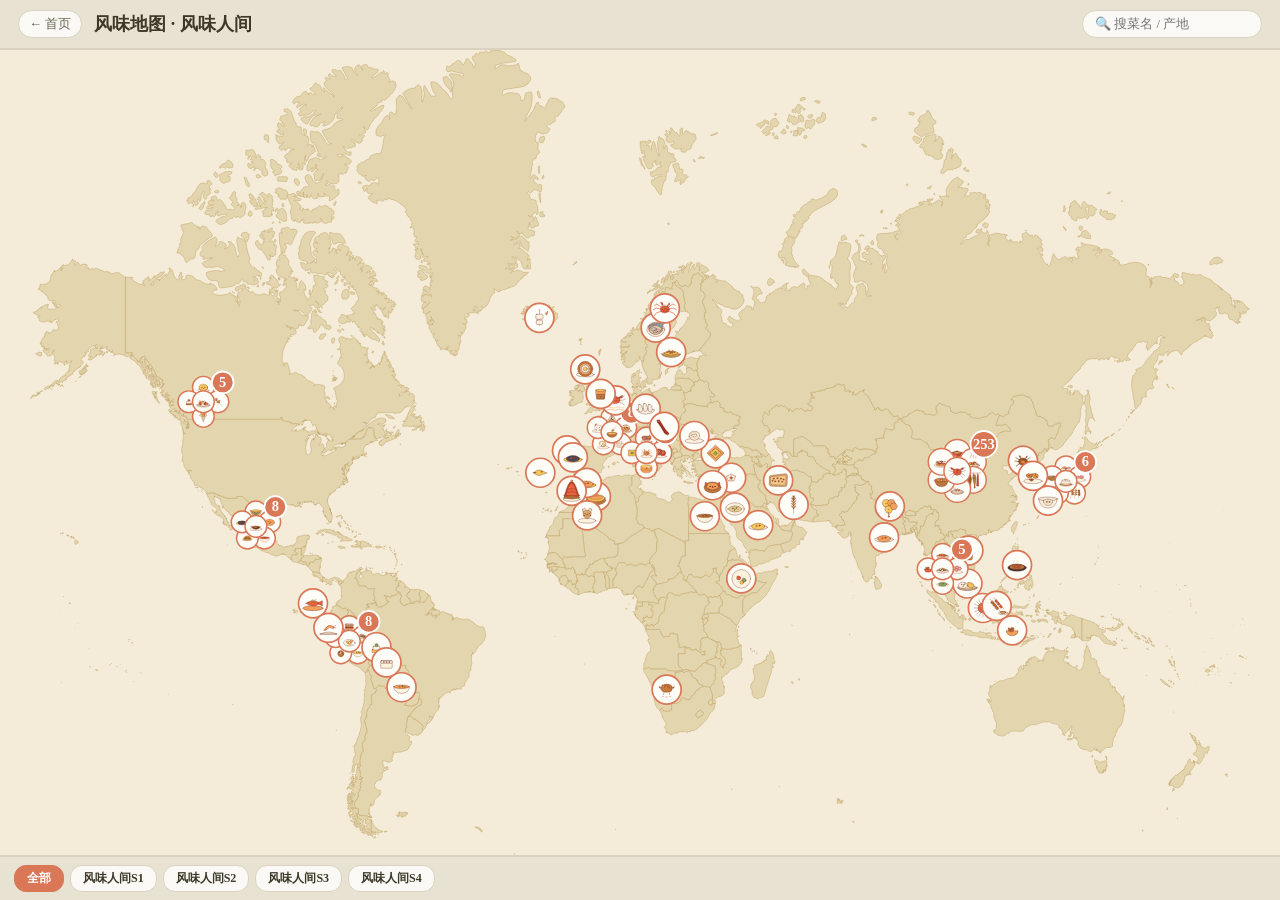
<file: fengwei.html>
<!DOCTYPE html><html lang="zh"><head><meta charset="utf-8">
<meta name="viewport" content="width=device-width,initial-scale=1">
<title>风味地图 · 风味人间</title><link rel="stylesheet" href="styles.css"></head>
<body>
<header>
  <a id="home" href="./index.html" title="返回首页">← 首页</a>
  <h1>风味地图 · 风味人间</h1>
  <button id="back" hidden>← 返回世界</button>
  <div id="search"><input id="searchbox" type="search" placeholder="🔍 搜菜名 / 产地" aria-label="搜索菜名或产地" autocomplete="off"></div>
  <label id="minortoggle" hidden title="纪录片里一闪而过的小食/拼盘菜，默认隐藏以减少拥挤">
    <input type="checkbox" id="minorchk"> 显示短暂出现的食物
  </label>
</header>
<div id="searchpanel" hidden>
  <div id="searchchips"></div>
  <div id="searchcount" hidden></div>
  <ul id="searchresults"></ul>
  <div id="searchempty" hidden>没有匹配的美食</div>
</div>
<main id="stage">
  <svg id="map" viewBox="0 0 1000 500" preserveAspectRatio="xMidYMid meet"></svg>
  <div id="conn-label" hidden></div>
  <div id="maploading"><div class="spin"></div><div>正在加载风味地图…</div></div>
</main>
<nav id="mapnav"></nav>
<aside id="panel" hidden></aside>
<div id="connmodal" hidden></div>
<div id="seasoncard" hidden></div>
<div id="fulltext" hidden></div>
<script type="module">
  import { init, renderWorld, renderConnections, getEpisodes, setScope, setShowMinor, onReady, getAllDishes, focusDish } from './src/map.js';
  import { openPanel, bindFulltext, openConnModal, openSeasonCard } from './src/panel.js';
  import { openFulltext } from './src/fulltext.js';
  import { initSearch } from './src/search.js';
  init(openPanel, openConnModal);
  bindFulltext(openFulltext);
  // 搜索跳转会内部取消季/集筛选，故先把底部导航复位成「全部」，避免高亮失同步。
  onReady(()=> initSearch(getAllDishes(), id=>{ resetNavToAll(); focusDish(id); }));
  document.getElementById('minorchk').addEventListener('change', e=> setShowMinor(e.target.checked));

  const mapnav = document.getElementById('mapnav');
  let row1, row2, seasonChips = [], epChips = [];

  // 底部两行「季/集」导航：第一行选季（全部/S1/S2，普通图钉地图）；
  // 第二行点「本季全部」回到该季图钉地图，点具体某集 → 进入该集「风味连接」弧线视图。
  onReady(function buildNav(){
    const eps = getEpisodes();
    const seasons = [...new Set(eps.map(e=>e.season))].sort((a,b)=>a-b);
    mapnav.innerHTML = '';
    row1 = document.createElement('div'); row1.className = 'nav-row';
    row2 = document.createElement('div'); row2.className = 'nav-row nav-row-ep';
    mapnav.append(row1, row2);
    seasonChips = [];
    const mkSeason = (label, fn)=>{
      const b = document.createElement('button'); b.textContent = label; b.className = 'season';
      b.addEventListener('click', ()=>{ seasonChips.forEach(c=>c.classList.toggle('active', c===b)); fn(); });
      seasonChips.push(b); row1.appendChild(b); return b;
    };
    const allBtn = mkSeason('全部', ()=>{ setScope(null,null); showEpisodes(null); openSeasonCard(null); });
    seasons.forEach(s=> mkSeason(`风味人间S${s}`, ()=>{ setScope(s,null); showEpisodes(s); openSeasonCard(s); }) );
    allBtn.classList.add('active');
    showEpisodes(null);
  });
  // 把底部导航复位为「全部」激活态（不触发重绘，仅同步高亮 / 收起集行与季节卡）。
  function resetNavToAll(){
    if(seasonChips.length) seasonChips.forEach((c,i)=> c.classList.toggle('active', i===0));
    showEpisodes(null);
    openSeasonCard(null);
  }
  function showEpisodes(season){
    row2.innerHTML = ''; epChips = [];
    if(season==null){ row2.hidden = true; return; }
    row2.hidden = false;
    const mkEp = (label, fn)=>{
      const b = document.createElement('button'); b.textContent = label;
      b.addEventListener('click', ()=>{ epChips.forEach(c=>c.classList.toggle('active', c===b)); fn(); });
      epChips.push(b); row2.appendChild(b); return b;
    };
    mkEp('本季全部', ()=>{ setScope(season,null); openSeasonCard(season); }).classList.add('active');
    getEpisodes().filter(e=>e.season===season).forEach(e=>{
      const b = mkEp(`${e.episode}·${e.title}`, ()=>renderConnections(season, e.episode));
      b.title = '查看本集风味连接';
      b.classList.add('ep-conn');
    });
  }
</script>
</body></html>
</file>
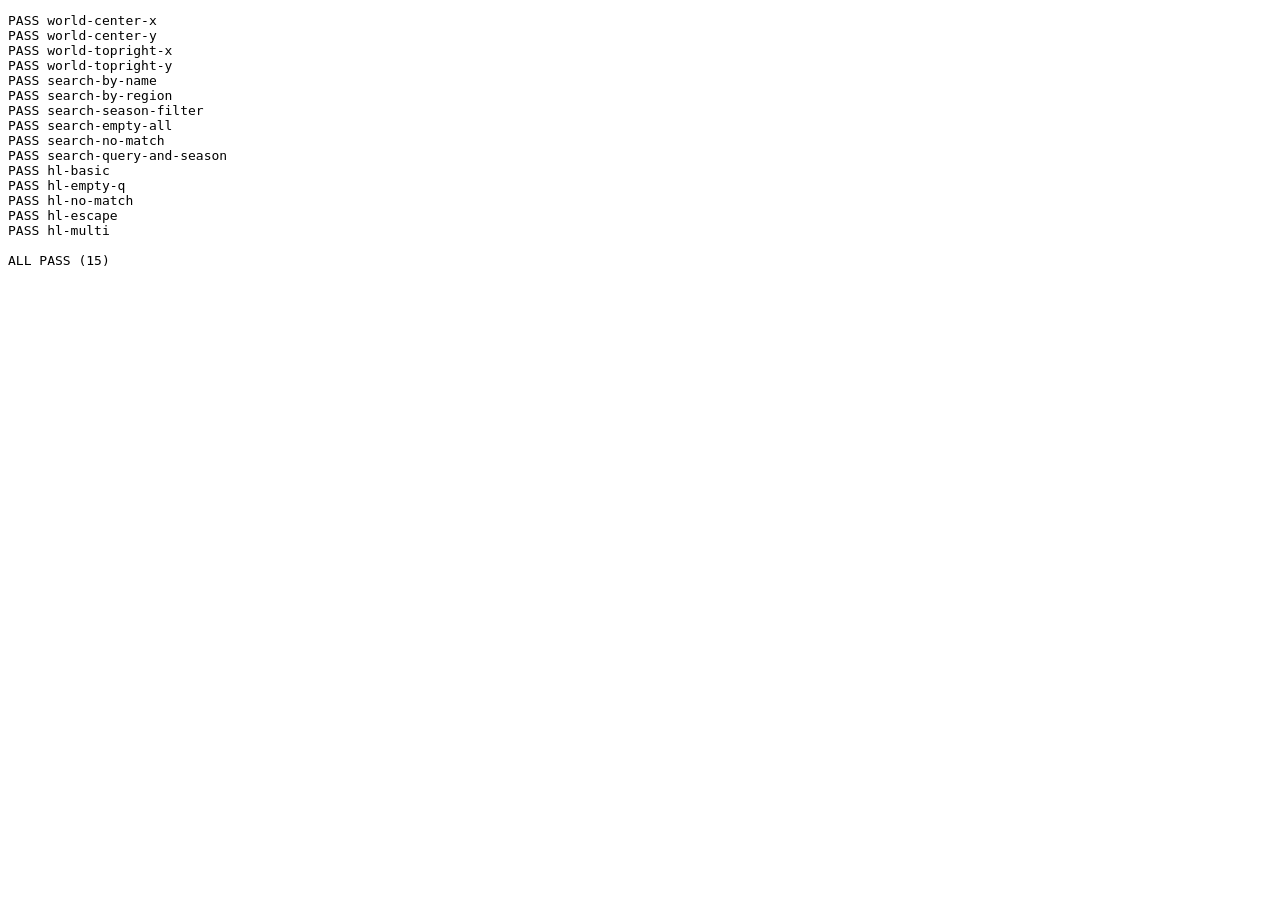
<file: tests.html>
<!DOCTYPE html><html><head><meta charset="utf-8"><title>tests</title></head>
<body><pre id="out"></pre>
<script type="module">
import { project } from './src/projection.js';
import { matchDishes, highlight } from './src/search.js';
const out = document.getElementById('out');
let pass = 0, fail = 0;
function eq(name, a, b, tol=0.5){
  if (Math.abs(a-b) <= tol){ pass++; out.textContent += `PASS ${name}\n`; }
  else { fail++; out.textContent += `FAIL ${name}: got ${a}, want ${b}\n`; }
}
function eqs(name, a, b){
  if (a === b){ pass++; out.textContent += `PASS ${name}\n`; }
  else { fail++; out.textContent += `FAIL ${name}: got ${a}, want ${b}\n`; }
}
// 世界图参数：经度[-180,180]→x[0,1000]，纬度[85,-60]→y[0,500]
const W = { lngMin:-180, lngMax:180, latTop:85, latBottom:-60, width:1000, height:500 };
let p = project(0, 12.5, W);          // 经度0→中点x=500；纬度12.5(范围中点)→y=250
eq('world-center-x', p.x, 500);
eq('world-center-y', p.y, 250);
p = project(180, 85, W);              // 右上角
eq('world-topright-x', p.x, 1000);
eq('world-topright-y', p.y, 0);

// 搜索过滤纯函数 matchDishes(dishes, query, season)
const sample=[
  {id:'a',name:'太湖大闸蟹',region:'江苏·太湖',season:1,episode:1},
  {id:'b',name:'土黄油',region:'江苏·苏州',season:1,episode:1},
  {id:'c',name:'西班牙海鲜饭',region:'西班牙',season:4,episode:2},
];
eq('search-by-name', matchDishes(sample,'大闸蟹',null).length, 1);
eq('search-by-region', matchDishes(sample,'江苏',null).length, 2);
eq('search-season-filter', matchDishes(sample,'',1).length, 2);
eq('search-empty-all', matchDishes(sample,'',null).length, 3);
eq('search-no-match', matchDishes(sample,'zzz',null).length, 0);
eq('search-query-and-season', matchDishes(sample,'海鲜',4).length, 1);

// 结果命中高亮 highlight(text, q)
eqs('hl-basic', highlight('太湖大闸蟹','大闸蟹'), '太湖<mark>大闸蟹</mark>');
eqs('hl-empty-q', highlight('土黄油',''), '土黄油');
eqs('hl-no-match', highlight('土黄油','蟹'), '土黄油');
eqs('hl-escape', highlight('a<b&c','x'), 'a&lt;b&amp;c');
eqs('hl-multi', highlight('蟹黄蟹','蟹'), '<mark>蟹</mark>黄<mark>蟹</mark>');

out.textContent += (fail===0)?`\nALL PASS (${pass})`:`\n${fail} FAILED`;
</script></body></html>
</file>
<file: styles.css>
/* Claude 暖色调：暖米纸底 + 赤陶/珊瑚橙主色 + 暖深棕文字 */
:root{
  --paper:#F0EEE6;     /* Claude 暖米纸背景 */
  --paper-2:#FAF9F5;   /* 更浅卡片底 */
  --band:#E8E2D2;      /* 顶栏/分隔暖色 */
  --line:#D9D2C0;      /* 描边/分割线 */
  --accent:#D97757;    /* Claude orange（珊瑚橙）主色 */
  --accent-2:#CC785C;  /* 赤陶（hover/次级） */
  --ink:#3D3929;       /* 暖深棕主文字 */
  --ink-soft:#6B6453;  /* 次级文字 */
}
*{box-sizing:border-box}
body{margin:0;font-family:"Noto Serif SC",serif;background:var(--paper);color:var(--ink);display:flex;flex-direction:column;height:100vh;overflow:hidden}
header{display:flex;align-items:center;gap:12px;padding:10px 18px;background:var(--band);border-bottom:2px solid var(--line);flex:0 0 auto}
header h1{font-size:18px;margin:0;color:var(--ink)}
#home{color:var(--ink-soft);text-decoration:none;font-size:13px;padding:4px 10px;border:1px solid var(--line);border-radius:14px;background:var(--paper-2)}
#home:hover{border-color:var(--accent);color:var(--accent-2)}
#back{background:var(--accent);color:#fff;border:none;border-radius:14px;padding:4px 12px;cursor:pointer}
#back:hover{background:var(--accent-2)}
#minortoggle{margin-left:auto;font-size:12px;color:var(--ink-soft);cursor:pointer;display:flex;align-items:center;gap:4px;user-select:none}
#minortoggle[hidden]{display:none}
#minortoggle input{cursor:pointer;margin:0}
#stage{flex:1 1 auto;min-height:0;width:100%;position:relative}
#maploading{position:absolute;inset:0;display:flex;flex-direction:column;gap:12px;align-items:center;justify-content:center;background:var(--paper);color:var(--ink-soft);font-size:14px;z-index:7}
#maploading[hidden]{display:none}
#maploading .spin{width:34px;height:34px;border:3px solid var(--line);border-top-color:var(--accent);border-radius:50%;animation:spin .8s linear infinite}
@keyframes spin{to{transform:rotate(360deg)}}
#map{width:100%;height:100%;display:block;background:#f4ecd8;cursor:grab;touch-action:none;transform-origin:center center}
/* 钻取(进入中国)/返回(回世界)切换动画：缩放 + 淡入淡出 */
#map.anim-leave-in{animation:swapLeaveIn .2s ease forwards}
#map.anim-enter-in{animation:swapEnterIn .3s ease}
#map.anim-leave-out{animation:swapLeaveOut .2s ease forwards}
#map.anim-enter-out{animation:swapEnterOut .3s ease}
@keyframes swapLeaveIn{to{opacity:0;transform:scale(1.12)}}
@keyframes swapEnterIn{from{opacity:0;transform:scale(.9)}to{opacity:1;transform:none}}
@keyframes swapLeaveOut{to{opacity:0;transform:scale(.9)}}
@keyframes swapEnterOut{from{opacity:0;transform:scale(1.12)}to{opacity:1;transform:none}}
.basemap path{fill:#e3d5ad;stroke:#b9985a;stroke-width:.4;stroke-linejoin:round;vector-effect:non-scaling-stroke}
.pin{cursor:pointer}
.pin:focus,.cluster:focus{outline:none}
.pin:focus-visible .pin-bg{stroke:var(--accent-2);stroke-width:3}
.cluster:focus-visible .cl-disc{stroke:var(--accent-2);stroke-width:2.6}
.pin-inner{transform:scale(var(--pscale,1));transition:transform .1s ease}
.pin:hover .pin-inner{transform:scale(calc(var(--pscale,1) * 1.5))}
.pin-bg{fill:#fffdf7;stroke:var(--accent);stroke-width:1.4}
.pin:hover .pin-bg{stroke-width:2}
.pin-img{pointer-events:none}
.cluster{cursor:pointer}
.cl-inner{transform:scale(var(--pscale,1));transition:transform .1s ease}
.cluster:hover .cl-inner{transform:scale(calc(var(--pscale,1) * 1.12))}
.cl-disc{fill:#fffdf7;stroke:var(--accent);stroke-width:1.2}
.cl-badge circle{fill:var(--accent);stroke:#fff;stroke-width:1.5}
.cl-badge text{fill:#fff;font-size:12px;font-weight:700;pointer-events:none}

/* 视图切换 / 集标签 / 风味连接 */
/* 底部两行「季/集」点击导航 */
#mapnav{display:flex;flex-direction:column;gap:6px;padding:8px 14px;background:var(--band);border-top:2px solid var(--line);flex:0 0 auto}
#mapnav[hidden]{display:none}
.nav-row{display:flex;gap:6px;align-items:center;overflow-x:auto;white-space:nowrap}
.nav-row[hidden]{display:none}
#mapnav button{flex:0 0 auto;border:1px solid var(--line);background:var(--paper-2);color:var(--ink);border-radius:12px;padding:4px 12px;cursor:pointer;font-size:12px;font-family:inherit}
#mapnav button:hover{border-color:var(--accent)}
#mapnav button.active{background:var(--accent);color:#fff;border-color:var(--accent)}
/* 第一行：季级，强调 */
.nav-row button.season{font-weight:700;font-size:13px;padding:5px 16px}
/* 第二行：集级，略小、缩进对齐 */
.nav-row-ep{padding-left:6px}
.nav-row-ep button{background:var(--paper-2);color:var(--ink-soft)}
.nav-row-ep button.active{background:var(--accent-2);color:#fff;border-color:var(--accent-2)}
/* 集级按钮加一点「连接」暗示：左侧小弧线圆点 */
.nav-row-ep button.ep-conn::before{content:"◠ ";color:var(--accent);font-weight:700}
.nav-row-ep button.ep-conn.active::before{color:#fff}
#stage{position:relative}
#conn-label{position:absolute;left:50%;top:12px;transform:translateX(-50%);color:#fff;font-size:13px;font-weight:700;padding:4px 16px;border-radius:14px;box-shadow:0 2px 8px rgba(60,40,10,.25);pointer-events:none;z-index:5}
.arc{fill:none;stroke-width:2.4;stroke-linecap:round;opacity:.85;transition:opacity .12s,stroke-width .12s}
.arc.hl{stroke-width:4.5;opacity:1}
.arc.dim{opacity:.15}
.arc-hit{fill:none;stroke:transparent;stroke-width:16;pointer-events:stroke;cursor:pointer}
/* 详情浮卡：锚定在被点击图钉旁，带指向小三角 */
#panel{position:fixed;width:300px;max-width:92vw;background:var(--paper-2);
  border:1.5px solid var(--line);border-radius:14px;box-shadow:0 8px 30px rgba(60,40,10,.28);
  overflow:visible;z-index:8;animation:pop .16s ease}
@keyframes pop{from{opacity:0;transform:scale(.94)}to{opacity:1;transform:none}}
#panel .pp-body{padding:14px 16px 16px;max-height:74vh;overflow:auto;border-radius:14px}
#panel .close{position:absolute;top:6px;right:10px;border:none;background:none;font-size:22px;line-height:1;cursor:pointer;color:var(--accent-2);z-index:2}
#panel .art{display:block;width:110px;height:110px;margin:2px auto 4px}
/* 指向三角(双层：外描边 + 内填充)，data-side 决定朝向 */
#panel::before,#panel::after{content:"";position:absolute;width:0;height:0;border:9px solid transparent;pointer-events:none}
#panel::after{border-width:8px}
#panel[data-side="right"]::before{left:-18px;top:var(--caret-y);margin-top:-9px;border-right-color:var(--line)}
#panel[data-side="right"]::after{left:-15px;top:var(--caret-y);margin-top:-8px;border-right-color:var(--paper-2)}
#panel[data-side="left"]::before{right:-18px;top:var(--caret-y);margin-top:-9px;border-left-color:var(--line)}
#panel[data-side="left"]::after{right:-15px;top:var(--caret-y);margin-top:-8px;border-left-color:var(--paper-2)}
#panel[data-side="bottom"]::before{top:-18px;left:var(--caret-x);margin-left:-9px;border-bottom-color:var(--line)}
#panel[data-side="bottom"]::after{top:-15px;left:var(--caret-x);margin-left:-8px;border-bottom-color:var(--paper-2)}
#panel[data-side="top"]::before{bottom:-18px;left:var(--caret-x);margin-left:-9px;border-top-color:var(--line)}
#panel[data-side="top"]::after{bottom:-15px;left:var(--caret-x);margin-left:-8px;border-top-color:var(--paper-2)}
#panel h2{text-align:center;color:var(--ink);margin:6px 0}
#panel .meta{text-align:center;color:var(--ink-soft);font-size:12px;margin:0 0 10px}
#panel h3{font-size:13px;color:var(--accent-2);margin:14px 0 4px}
#panel blockquote{margin:0;padding-left:12px;border-left:3px solid var(--accent);color:var(--ink-soft);font-style:italic}
#panel .ft{margin-top:18px;width:100%;background:var(--accent);color:#fff;border:none;border-radius:8px;padding:8px;cursor:pointer}
#panel .ft:hover{background:var(--accent-2)}
#fulltext{position:fixed;inset:0;background:rgba(40,25,10,.5);z-index:10;display:flex;justify-content:center;align-items:flex-start;padding:4vh 0}
#fulltext[hidden]{display:none}
.ft-box{background:var(--paper-2);width:760px;max-width:94vw;max-height:92vh;border-radius:10px;overflow:auto}
.ft-box header{position:sticky;top:0;display:flex;justify-content:space-between;align-items:center;padding:12px 20px;background:var(--band);border-bottom:2px solid var(--line)}
.ft-box h2{font-size:16px;margin:0;color:var(--ink)}
.ft-close{border:none;background:none;font-size:22px;cursor:pointer;color:var(--accent-2)}
.ft-nav{display:flex;flex-wrap:wrap;gap:6px;padding:10px 20px;border-bottom:1px solid var(--line)}
.ft-nav button{border:1px solid var(--line);background:var(--paper);border-radius:12px;padding:2px 10px;font-size:12px;cursor:pointer;color:var(--ink)}
.ft-nav button:hover{border-color:var(--accent);color:var(--accent-2)}
.ft-box article{padding:16px 24px;line-height:1.9;color:var(--ink)}
.ft-box .loc{color:var(--ink-soft);font-weight:700}
.ft-box .seg .tag{display:inline-block;background:var(--accent);color:#fff;font-size:11px;border-radius:8px;padding:0 6px;margin-right:6px}
.ft-box .seg.active{background:rgba(217,119,87,.22);border-radius:6px;padding:6px 8px;transition:background .3s}

/* ---------- 风味连接弹窗 ---------- */
#connmodal{position:fixed;inset:0;z-index:12;display:flex;justify-content:center;align-items:center;padding:4vh 16px}
#connmodal[hidden]{display:none}
.cm-backdrop{position:absolute;inset:0;background:rgba(40,25,10,.5)}
.cm-card{position:relative;background:var(--paper-2);width:680px;max-width:96vw;max-height:92vh;overflow:auto;border-radius:12px;padding:22px 24px 26px;box-shadow:0 8px 30px rgba(60,40,10,.3);animation:cmPop .2s ease}
@keyframes cmPop{from{opacity:0;transform:scale(.94)}to{opacity:1;transform:none}}
.cm-close{position:absolute;top:8px;right:14px;border:none;background:none;font-size:24px;cursor:pointer;color:var(--accent-2)}
.cm-theme{display:inline-block;background:var(--accent);color:#fff;font-size:15px;font-weight:700;padding:5px 18px;border-radius:16px;box-shadow:0 2px 8px rgba(60,40,10,.2)}
.cm-desc{margin:14px 0 18px;line-height:1.85;color:var(--ink);font-size:14px}
.cm-pair{display:flex;align-items:stretch;gap:12px}
.cm-dish{flex:1 1 0;min-width:0;background:var(--paper);border:1px solid var(--line);border-radius:10px;padding:14px 14px 16px;text-align:center}
.cm-art{width:96px;height:96px;display:block;margin:0 auto 6px}
.cm-name{font-weight:700;color:var(--ink);font-size:15px}
.cm-region{color:var(--ink-soft);font-size:12px;margin:2px 0 8px}
.cm-intro{text-align:left;line-height:1.8;color:var(--ink-soft);font-size:13px;margin:0}
.cm-arrow{flex:0 0 auto;align-self:center;color:var(--accent);font-size:22px;font-weight:700}
@media (max-width:560px){.cm-pair{flex-direction:column}.cm-arrow{transform:rotate(90deg)}}
/* 一个主题串起 3 道以上美食时：所有美食换行铺开（讲解仍是上方一整段） */
.cm-pair.cm-multi{flex-wrap:wrap;gap:14px}
.cm-pair.cm-multi .cm-dish{flex:1 1 150px;min-width:140px}

/* ---------- 季节简介卡片：常驻左上角（仿豆瓣条目：封面 + 信息），不挡操作、无需关闭 ---------- */
#seasoncard{position:fixed;left:12px;top:64px;z-index:6;display:flex;gap:12px;
  width:338px;max-width:calc(100vw - 24px);background:var(--paper-2);
  border:1.5px solid var(--line);border-radius:12px;padding:12px 12px 12px 12px;
  box-shadow:0 6px 20px rgba(60,40,10,.22);animation:pop .18s ease}
#seasoncard[hidden]{display:none}
.sc-close{position:absolute;top:3px;right:7px;border:none;background:none;font-size:17px;line-height:1;cursor:pointer;color:var(--accent-2)}
.sc-close:hover{color:var(--accent)}
.sc-cover-wrap{position:relative;flex:0 0 80px;width:80px;height:112px;border-radius:6px;overflow:hidden;background:var(--tint,#cc785c);display:flex;align-items:center;justify-content:center}
.sc-cover-fallback{color:#fff;font-size:12px;font-weight:700;text-align:center;padding:0 5px;line-height:1.45;opacity:.95}
.sc-cover{position:absolute;inset:0;width:100%;height:100%;object-fit:cover}
.sc-info{flex:1 1 0;min-width:0}
.sc-title{margin:0 16px 4px 0;font-size:15px;color:var(--ink);line-height:1.3}
.sc-meta{color:var(--ink-soft);font-size:11px;margin-bottom:5px;line-height:1.5}
.sc-rating{display:flex;align-items:baseline;gap:5px;margin-bottom:6px}
.sc-score{font-size:20px;font-weight:800;color:#e09b3a}
.sc-score-tag{font-size:10px;color:var(--ink-soft)}
.sc-score-na{font-size:12px;color:var(--ink-soft);font-style:italic}
.sc-summary{line-height:1.65;color:var(--ink-soft);font-size:12px;margin:0 0 6px}
.sc-link{display:inline-block;color:var(--accent);text-decoration:none;font-size:12px;font-weight:700}
.sc-link:hover{color:var(--accent-2)}
@media (max-width:480px){#seasoncard{width:calc(100vw - 24px)}}

/* ---------- 搜索 + 季筛选（二合一下拉面板） ---------- */
#search{margin-left:auto}
#searchbox{font-family:inherit;font-size:13px;padding:5px 12px;border:1px solid var(--line);border-radius:14px;background:var(--paper-2);color:var(--ink);width:180px;outline:none}
#searchbox:focus{border-color:var(--accent)}
#minortoggle{margin-left:8px}
#searchpanel{position:fixed;right:18px;width:320px;max-width:92vw;max-height:70vh;display:flex;flex-direction:column;background:var(--paper-2);border:1px solid var(--line);border-radius:14px;box-shadow:0 10px 30px rgba(60,40,10,.22);z-index:9;overflow:hidden}
#searchpanel[hidden]{display:none}
#searchchips{display:flex;flex-wrap:wrap;gap:6px;padding:10px 12px 8px;border-bottom:1px solid var(--line)}
#searchchips button{flex:0 0 auto;border:1px solid var(--line);background:var(--paper);color:var(--ink-soft);border-radius:12px;padding:3px 12px;cursor:pointer;font-size:12px;font-family:inherit}
#searchchips button:hover{border-color:var(--accent)}
#searchchips button.active{background:var(--accent);color:#fff;border-color:var(--accent)}
#searchresults{list-style:none;margin:0;padding:4px 6px 8px;overflow:auto}
#searchcount{padding:6px 14px 0;font-size:11px;color:var(--ink-soft)}
#searchcount[hidden]{display:none}
.sr-item{display:flex;align-items:center;gap:10px;padding:7px 8px;border-radius:10px;cursor:pointer}
.sr-item:hover,.sr-item.active{background:var(--band)}
.sr-name mark,.sr-region mark{background:transparent;color:var(--accent);font-weight:700;padding:0}
.sr-art{width:34px;height:34px;flex:0 0 auto}
.sr-text{min-width:0}
.sr-name{font-size:14px;color:var(--ink);white-space:nowrap;overflow:hidden;text-overflow:ellipsis}
.sr-region{font-size:11px;color:var(--ink-soft);white-space:nowrap;overflow:hidden;text-overflow:ellipsis}
#searchempty{padding:18px;text-align:center;color:var(--ink-soft);font-size:13px}
#searchempty[hidden]{display:none}
/* 搜索定位后目标图钉的脉冲高亮 */
.pin.pin-focus .pin-bg{stroke-width:2.6}
.pin.pin-focus .pin-inner{animation:pinPulse 1s ease-out 3}
@keyframes pinPulse{0%,100%{transform:scale(var(--pscale,1))}50%{transform:scale(calc(var(--pscale,1)*1.5))}}
@media (max-width:480px){#searchbox{width:120px}#searchpanel{right:8px;left:8px;width:auto}}
</file>
